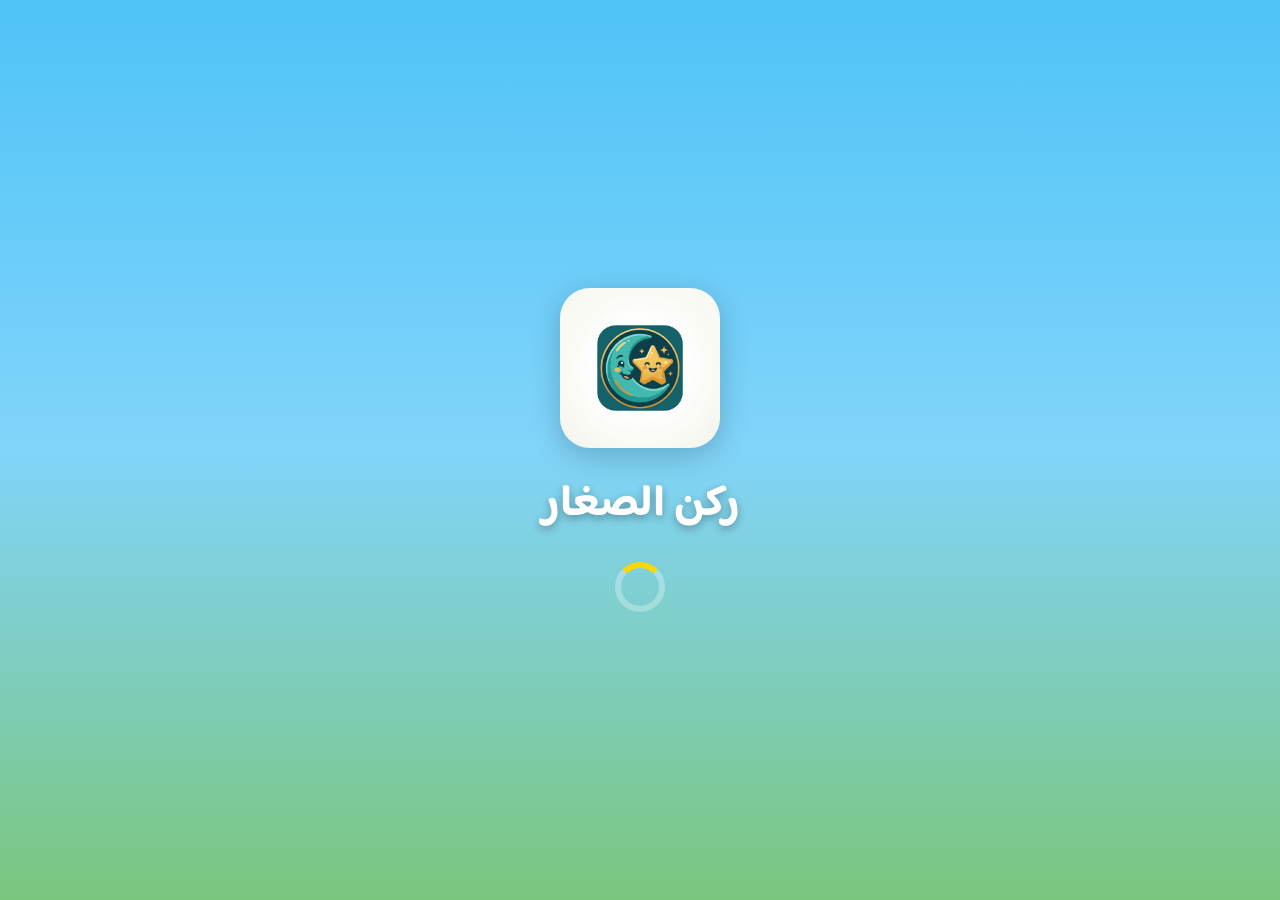
<file: index.html>
<!DOCTYPE html>
<html lang="ar" dir="rtl">
<head>
    <meta charset="utf-8">
    <meta name="viewport" content="width=device-width, initial-scale=1, viewport-fit=cover">
    <title>ركن الصغار – العب وتعلّم</title>
    <link rel="manifest" href="manifest.json">
    <meta name="theme-color" content="#0F6B6B">
    <link rel="apple-touch-icon" href="icon_192.png">
    <meta name="apple-mobile-web-app-capable" content="yes">
    <meta name="apple-mobile-web-app-status-bar-style" content="black-translucent">
    <meta name="description" content="تطبيق تعليمي وتفاعلي للأطفال المسلمين – أدعية، قصص أنبياء، أخلاق، وأناشيد">
    <link href="https://fonts.googleapis.com/css2?family=Baloo+Bhaijaan+2:wght@500;700&display=swap" rel="stylesheet">
    <link rel="stylesheet" href="styles.css">
</head>
<body>
    <div id="splash" class="splash">
        <img src="icon_512.png" alt="Logo" class="splash-logo">
        <h1 class="splash-title">ركن الصغار</h1>
        <div class="loader"></div>
    </div>
    <div id="profiles-screen" style="display:none;" class="box p-container">
        
    </div>
    <main id="app" style="display:none;">
        
    </main>
    <img id="mascot" src="mascot.png" class="mascot" style="display:none;" alt="Mascot">
    <script src="app.js"></script>
</body>
</html>
</file>
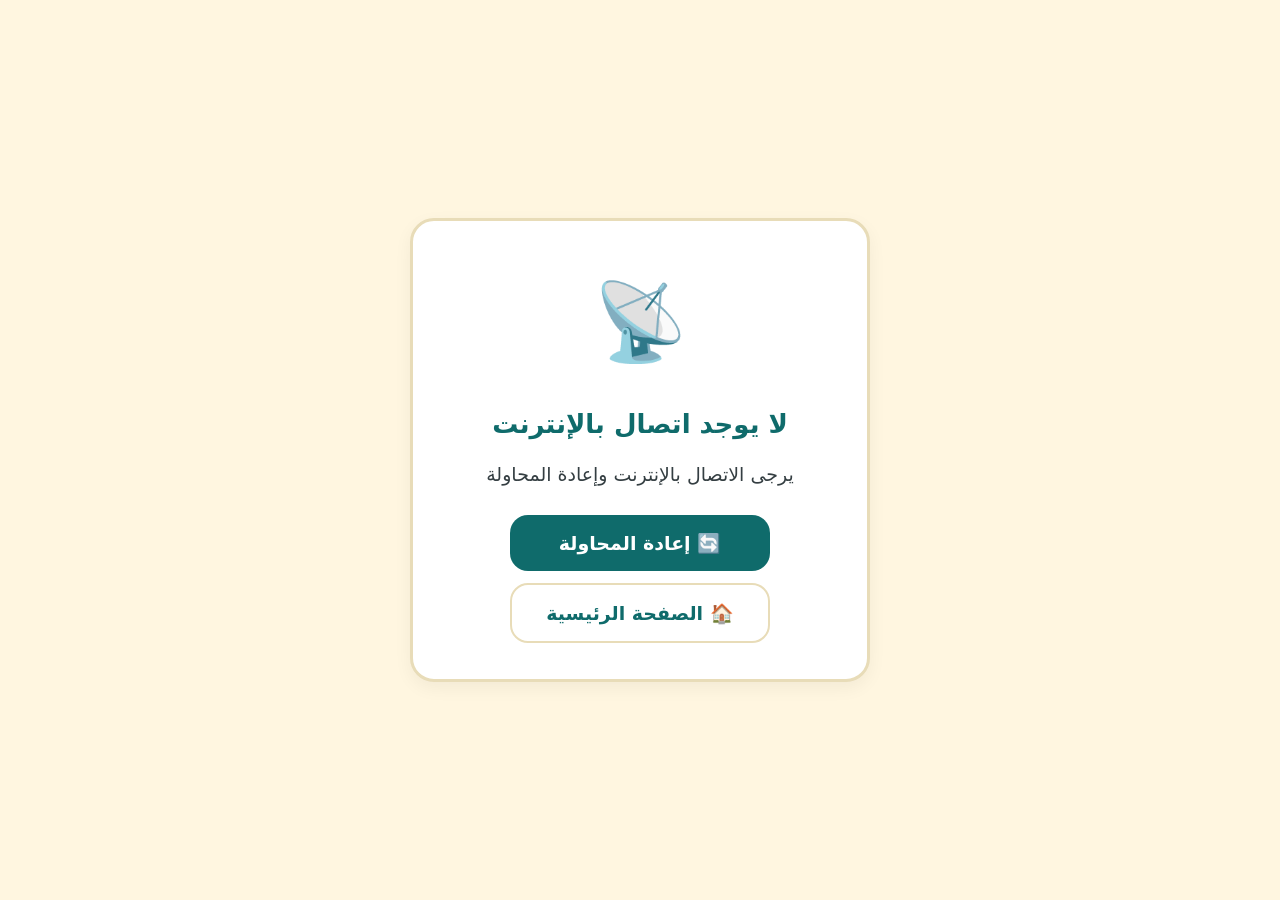
<file: offline.html>
<!DOCTYPE html>
<html lang="ar" dir="rtl">
<head>
    <meta charset="utf-8">
    <meta name="viewport" content="width=device-width, initial-scale=1, viewport-fit=cover">
    <title>لا يوجد اتصال بالإنترنت – ركن الصغار</title>
    <link rel="manifest" href="manifest.json">
    <meta name="theme-color" content="#1565C0">
    <link rel="apple-touch-icon" href="icon_192.png">
    <style>
        :root {
            --bg: #FFF6E0;
            --card: #ffffff;
            --ink: #1F2A2E;
            --teal: #0F6B6B;
            --gold: #F2B233;
            --coral: #E86A5A;
            --ok: #2E9E5B;
            --line: #E8DCB8;
            box-sizing: border-box;
            padding-top: env(safe-area-inset-top, 0px);
            padding-bottom: env(safe-area-inset-bottom, 0px);
        }
        @media (prefers-color-scheme: dark) {
            :root:not([data-theme="light"]) {
                --bg: #10262A;
                --card: #193A3F;
                --ink: #FFF3D6;
                --teal: #5CC7C0;
                --line: #2B5A5F;
            }
        }
        :root[data-theme="dark"] {
            --bg: #10262A;
            --card: #193A3F;
            --ink: #FFF3D6;
            --teal: #5CC7C0;
            --line: #2B5A5F;
        }
        * {
            box-sizing: border-box;
        }
        body {
            margin: 0;
            padding: 16px;
            background: var(--bg);
            color: var(--ink);
            font-family: "Baloo Bhaijaan 2", Tahoma, "Segoe UI", system-ui, sans-serif;
            font-size: 20px;
            line-height: 1.7;
            display: flex;
            min-height: 100vh;
            align-items: center;
            justify-content: center;
            text-align: center;
        }
        .offline-card {
            background: var(--card);
            border: 3px solid var(--line);
            border-radius: 24px;
            padding: 36px 24px;
            max-width: 460px;
            width: 100%;
            box-shadow: 0 6px 18px rgba(0, 0, 0, 0.05);
        }
        .offline-emoji {
            font-size: 76px;
            display: inline-block;
            margin-bottom: 16px;
            animation: pulse 2s ease-in-out infinite;
        }
        h1 {
            font-size: 26px;
            color: var(--teal);
            margin: 0 0 12px 0;
        }
        p {
            margin: 0 0 24px 0;
            font-size: 19px;
            opacity: 0.9;
        }
        .actions {
            display: flex;
            flex-direction: column;
            gap: 12px;
            align-items: center;
        }
        button, .btn {
            font: inherit;
            cursor: pointer;
            border: 0;
            border-radius: 18px;
            padding: 12px 28px;
            font-weight: 700;
            font-size: 19px;
            text-decoration: none;
            display: inline-block;
            transition: transform 0.1s, opacity 0.2s;
            width: 100%;
            max-width: 260px;
        }
        button:active, .btn:active {
            transform: scale(0.96);
        }
        button:focus-visible, .btn:focus-visible {
            outline: 4px solid var(--gold);
            outline-offset: 2px;
        }
        .btn-retry {
            background: var(--teal);
            color: #ffffff;
        }
        .btn-home {
            background: transparent;
            color: var(--teal);
            border: 2px solid var(--line);
        }
        @keyframes pulse {
            0%, 100% { transform: scale(1); }
            50% { transform: scale(1.1); }
        }
    </style>
    <script>
        try {
            const theme = localStorage.getItem("rukn_theme");
            if (theme) document.documentElement.setAttribute("data-theme", theme);
        } catch(e) {}

        window.addEventListener('online', () => {
            window.location.reload();
        });
    </script>
</head>
<body>
    <div class="offline-card">
        <span class="offline-emoji" role="img" aria-label="لا يوجد اتصال">📡</span>
        <h1>لا يوجد اتصال بالإنترنت</h1>
        <p>يرجى الاتصال بالإنترنت وإعادة المحاولة</p>
        <div class="actions">
            <button class="btn-retry" onclick="window.location.reload()">🔄 إعادة المحاولة</button>
            <a href="index.html" class="btn btn-home">🏠 الصفحة الرئيسية</a>
        </div>
    </div>
</body>
</html>
</file>
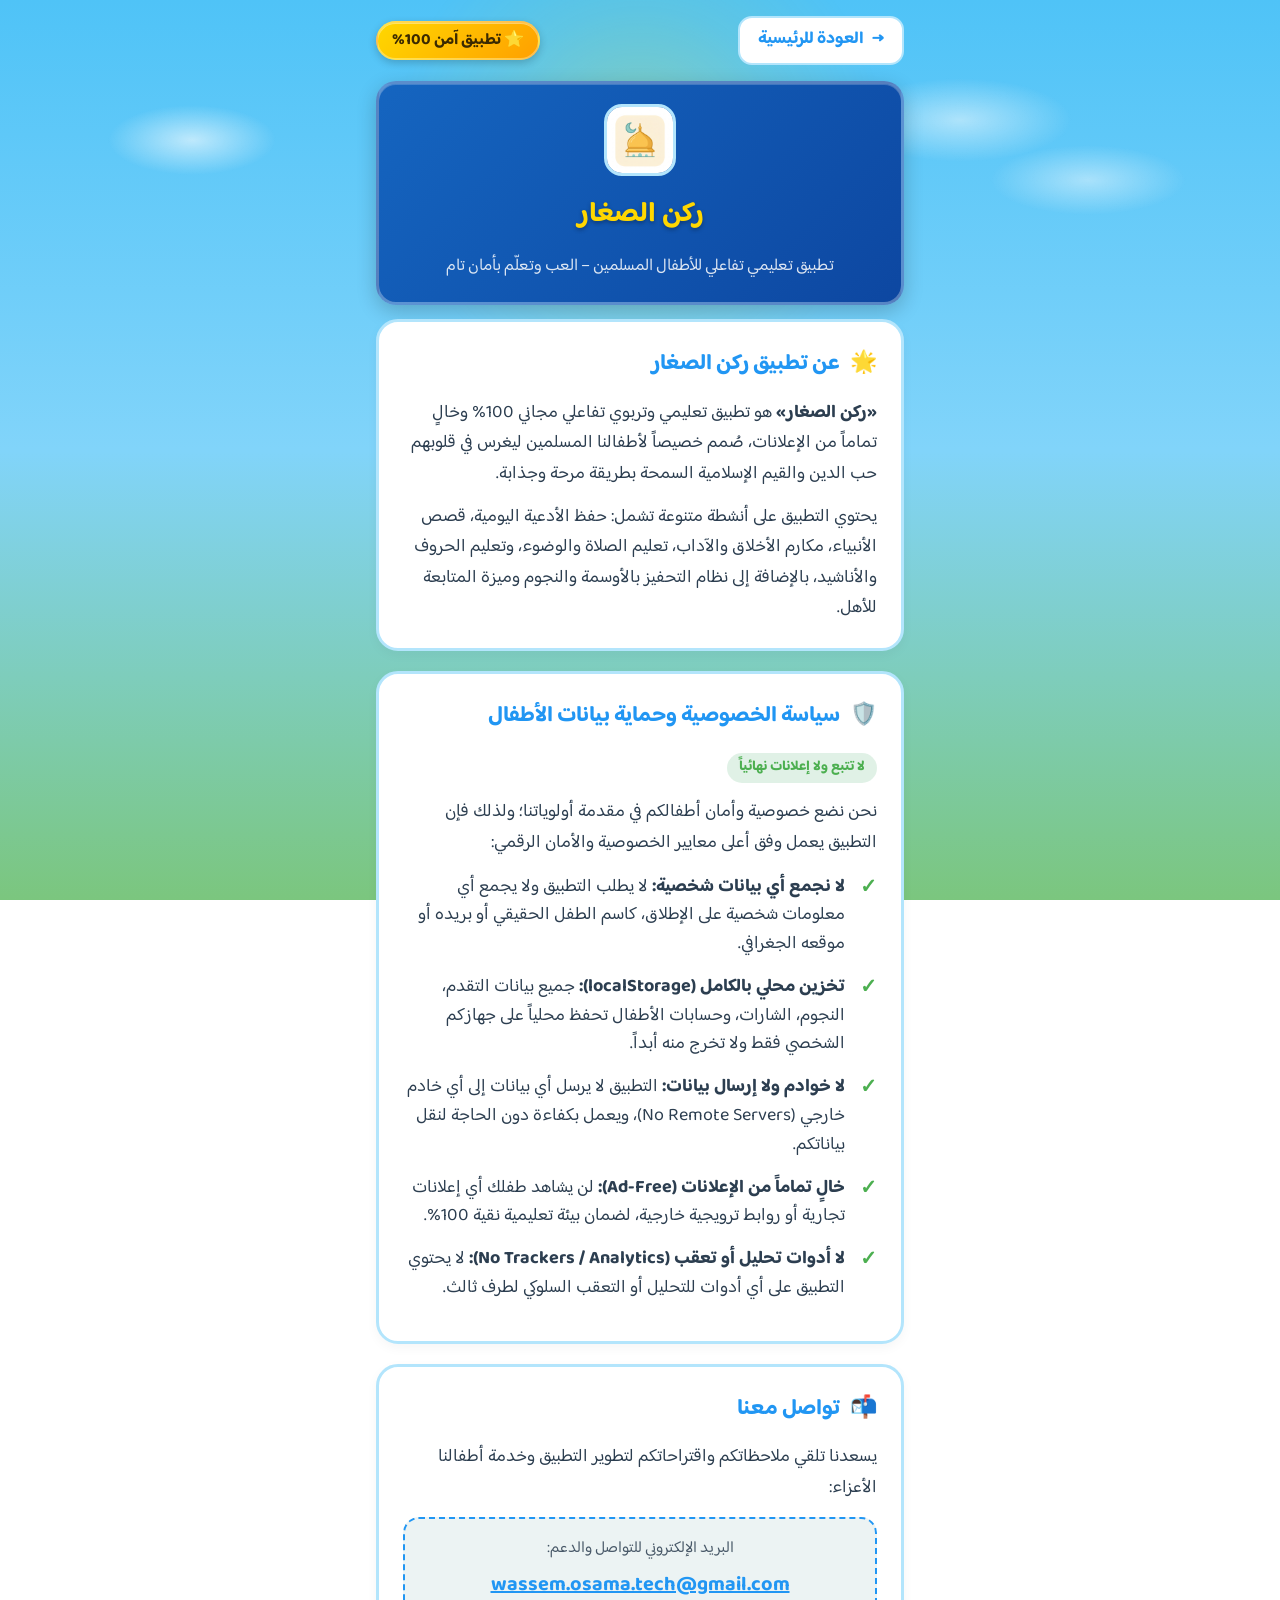
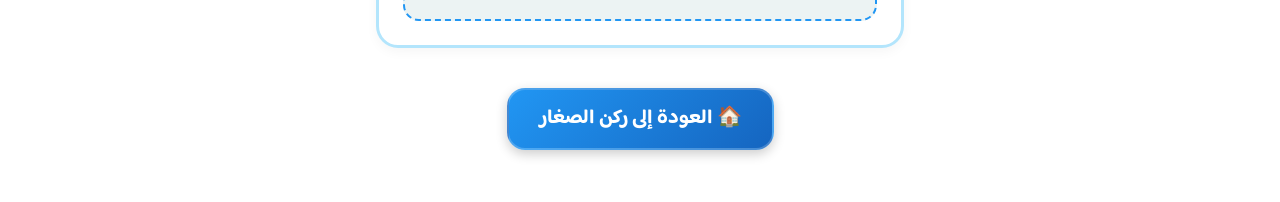
<file: privacy.html>
<!DOCTYPE html>
<html lang="ar" dir="rtl">
<head>
    <meta charset="utf-8">
    <meta name="viewport" content="width=device-width, initial-scale=1, viewport-fit=cover">
    <title>ركن الصغار – سياسة الخصوصية ونبذة عن التطبيق</title>
    <link rel="manifest" href="manifest.json">
    <meta name="theme-color" content="#0F6B6B">
    <link rel="apple-touch-icon" href="icon_192.png">
    <link href="https://fonts.googleapis.com/css2?family=Baloo+Bhaijaan+2:wght@500;700&display=swap" rel="stylesheet">
    <link rel="stylesheet" href="styles.css">
    <style>
        .privacy-card {
            background: var(--card);
            border: 3px solid var(--line);
            border-radius: 22px;
            padding: 24px;
            margin-bottom: 20px;
            box-shadow: 0 4px 12px rgba(0, 0, 0, 0.04);
        }
        .privacy-card h2 {
            color: var(--teal);
            font-size: 22px;
            margin-top: 0;
            margin-bottom: 14px;
            display: flex;
            align-items: center;
            gap: 10px;
        }
        .badge-pill {
            display: inline-block;
            background: rgba(46, 158, 91, 0.15);
            color: var(--ok);
            padding: 3px 12px;
            border-radius: 999px;
            font-size: 14px;
            font-weight: bold;
        }
        .feature-list {
            list-style: none;
            padding: 0;
            margin: 0;
        }
        .feature-list li {
            position: relative;
            padding-right: 32px;
            margin-bottom: 14px;
            font-size: 18px;
            line-height: 1.6;
        }
        .feature-list li::before {
            content: "✓";
            position: absolute;
            right: 0;
            top: 0;
            color: var(--ok);
            font-weight: bold;
            font-size: 20px;
        }
        .contact-box {
            background: rgba(15, 107, 107, 0.08);
            border: 2px dashed var(--teal);
            border-radius: 16px;
            padding: 16px;
            text-align: center;
            margin-top: 14px;
        }
        .contact-link {
            color: var(--teal);
            font-weight: bold;
            direction: ltr;
            display: inline-block;
            text-decoration: underline;
        }
        .back-nav {
            display: flex;
            align-items: center;
            justify-content: space-between;
            margin-bottom: 16px;
        }
        .btn-home-back {
            display: inline-flex;
            align-items: center;
            gap: 8px;
            background: var(--card);
            border: 2px solid var(--line);
            color: var(--teal);
            font-size: 17px;
            font-weight: bold;
            padding: 8px 18px;
            border-radius: 14px;
            text-decoration: none;
            transition: transform 0.1s, background-color 0.2s;
        }
        .btn-home-back:active {
            transform: scale(0.96);
        }
    </style>
    <script>
        try {
            const theme = localStorage.getItem("rukn_theme");
            if (theme) document.documentElement.setAttribute("data-theme", theme);
        } catch(e) {}
    </script>
</head>
<body>
    <div class="p-container">
        
        <div class="back-nav">
            <a href="index.html" class="btn-home-back">
                <span>→</span>
                <span>العودة للرئيسية</span>
            </a>
            <span class="stars">⭐ تطبيق آمن 100%</span>
        </div>

        
        <header style="flex-direction: column; text-align: center; padding: 20px 14px;">
            <img src="icon_192.png" alt="شعار ركن الصغار" style="width: 72px; height: 72px; border-radius: 18px; border: 3px solid var(--line); margin-bottom: 8px;">
            <h1 style="font-size: 28px; margin: 0 0 6px 0;">ركن الصغار</h1>
            <p style="margin: 0; font-size: 17px; opacity: 0.85; max-width: 440px;">
                تطبيق تعليمي تفاعلي للأطفال المسلمين – العب وتعلّم بأمان تام
            </p>
        </header>

        
        <section class="privacy-card">
            <h2>
                <span>🌟</span>
                <span>عن تطبيق ركن الصغار</span>
            </h2>
            <p style="font-size: 18px; margin: 0 0 12px 0;">
                <strong>«ركن الصغار»</strong> هو تطبيق تعليمي وتربوي تفاعلي مجاني 100% وخالٍ تماماً من الإعلانات، صُمم خصيصاً لأطفالنا المسلمين ليغرس في قلوبهم حب الدين والقيم الإسلامية السمحة بطريقة مرحة وجذابة.
            </p>
            <p style="font-size: 18px; margin: 0;">
                يحتوي التطبيق على أنشطة متنوعة تشمل: حفظ الأدعية اليومية، قصص الأنبياء، مكارم الأخلاق والآداب، تعليم الصلاة والوضوء، وتعليم الحروف والأناشيد، بالإضافة إلى نظام التحفيز بالأوسمة والنجوم وميزة المتابعة للأهل.
            </p>
        </section>

        
        <section class="privacy-card">
            <h2>
                <span>🛡️</span>
                <span>سياسة الخصوصية وحماية بيانات الأطفال</span>
            </h2>
            <div style="margin-bottom: 14px;">
                <span class="badge-pill">لا تتبع ولا إعلانات نهائياً</span>
            </div>
            <p style="font-size: 18px; margin-top: 0; margin-bottom: 14px;">
                نحن نضع خصوصية وأمان أطفالكم في مقدمة أولوياتنا؛ ولذلك فإن التطبيق يعمل وفق أعلى معايير الخصوصية والأمان الرقمي:
            </p>

            <ul class="feature-list">
                <li>
                    <strong>لا نجمع أي بيانات شخصية:</strong> لا يطلب التطبيق ولا يجمع أي معلومات شخصية على الإطلاق، كاسم الطفل الحقيقي أو بريده أو موقعه الجغرافي.
                </li>
                <li>
                    <strong>تخزين محلي بالكامل (localStorage):</strong> جميع بيانات التقدم، النجوم، الشارات، وحسابات الأطفال تحفظ محلياً على جهازكم الشخصي فقط ولا تخرج منه أبداً.
                </li>
                <li>
                    <strong>لا خوادم ولا إرسال بيانات:</strong> التطبيق لا يرسل أي بيانات إلى أي خادم خارجي (No Remote Servers)، ويعمل بكفاءة دون الحاجة لنقل بياناتكم.
                </li>
                <li>
                    <strong>خالٍ تماماً من الإعلانات (Ad-Free):</strong> لن يشاهد طفلك أي إعلانات تجارية أو روابط ترويجية خارجية، لضمان بيئة تعليمية نقية 100%.
                </li>
                <li>
                    <strong>لا أدوات تحليل أو تعقب (No Trackers / Analytics):</strong> لا يحتوي التطبيق على أي أدوات للتحليل أو التعقب السلوكي لطرف ثالث.
                </li>
            </ul>
        </section>

        
        <section class="privacy-card">
            <h2>
                <span>📬</span>
                <span>تواصل معنا</span>
            </h2>
            <p style="font-size: 18px; margin: 0 0 10px 0;">
                يسعدنا تلقي ملاحظاتكم واقتراحاتكم لتطوير التطبيق وخدمة أطفالنا الأعزاء:
            </p>
            <div class="contact-box">
                <span style="display:block; font-size:16px; margin-bottom:6px; opacity:0.85;">البريد الإلكتروني للتواصل والدعم:</span>
                <a href="mailto:wassem.osama.tech@gmail.com" class="contact-link">wassem.osama.tech@gmail.com</a>
            </div>
        </section>

        
        <div style="text-align: center; margin: 24px 0 36px 0;">
            <a href="index.html" class="go" style="display: inline-block; text-decoration: none; border-radius: 18px; font-size: 20px;">
                🏠 العودة إلى ركن الصغار
            </a>
        </div>
    </div>
</body>
</html>
</file>
<file: styles.css>
:root{--bg:#87CEEB;--card:#fff;--ink:#2c3e50;--teal:#2196F3;--gold:#FFD700;--coral:#FF6B6B;--ok:#4CAF50;--line:#B3E5FC;--grass:#7BC67E;--sky-top:#4FC3F7;--sky-bottom:#81D4FA;
box-sizing:border-box;padding-top:env(safe-area-inset-top,0px);padding-bottom:env(safe-area-inset-bottom,0px)}
@media (prefers-color-scheme:dark){:root:not([data-theme="light"]){--bg:#1a2a3a;--card:#243447;--ink:#E8F4FD;--teal:#64B5F6;--line:#37536a;--sky-top:#0d1b2a;--sky-bottom:#1b2d3e;--grass:#1a3a2a}}
:root[data-theme="dark"]{--bg:#1a2a3a;--card:#243447;--ink:#E8F4FD;--teal:#64B5F6;--line:#37536a;--sky-top:#0d1b2a;--sky-bottom:#1b2d3e;--grass:#1a3a2a}
:root[data-theme="dark"] .tile, :root[data-theme="dark"] .box { background:var(--card); color:var(--ink); border-color:var(--line); }
:root[data-theme="dark"] .tile small { color:rgba(232,244,253,0.6); }
:root[data-theme="dark"] .opt { background:var(--card); color:var(--ink); border-color:var(--line); }
:root[data-theme="dark"] .profile-card { background:var(--card); color:var(--ink); border-color:var(--line); }
:root[data-theme="dark"] .parents-btn:not(header .parents-btn) { color:var(--ink); background:rgba(255,255,255,0.08); border-color:var(--line); }
:root[data-theme="dark"] .mascot-bubble { background:var(--card); color:var(--ink); }
:root[data-theme="dark"] .leader-row { background:var(--card); color:var(--ink); }
:root[data-theme="dark"] .stats-table { color:var(--ink); }
:root[data-theme="dark"] .stats-table th { color:#64B5F6; }
:root[data-theme="dark"] .stats-table th, :root[data-theme="dark"] .stats-table td { border-color:var(--line); }
:root[data-theme="dark"] .msg { color:#66BB6A; }
:root[data-theme="dark"] .about-link { background:rgba(255,255,255,0.1); color:#64B5F6; }
:root[data-theme="dark"] .setting-input { background:var(--card); color:var(--ink); }
@media (prefers-color-scheme:dark){:root:not([data-theme="light"]) .tile,:root:not([data-theme="light"]) .box{background:var(--card);color:var(--ink);border-color:var(--line)}}
@media (prefers-color-scheme:dark){:root:not([data-theme="light"]) .tile small{color:rgba(232,244,253,0.6)}}
@media (prefers-color-scheme:dark){:root:not([data-theme="light"]) .opt{background:var(--card);color:var(--ink);border-color:var(--line)}}
@media (prefers-color-scheme:dark){:root:not([data-theme="light"]) .profile-card{background:var(--card);color:var(--ink)}}
@media (prefers-color-scheme:dark){:root:not([data-theme="light"]) .parents-btn:not(header .parents-btn){color:var(--ink)}}
*{box-sizing:border-box}
html{scroll-padding-top:env(safe-area-inset-top,0px)}
body{
    margin:0;
    color:var(--ink);
    font-family:"Baloo Bhaijaan 2",Tahoma,"Segoe UI",sans-serif;
    font-size:20px;
    line-height:1.7;
    overflow-x:hidden;
    background: linear-gradient(180deg, var(--sky-top) 0%, var(--sky-bottom) 50%, var(--grass) 100%);
    background-attachment: fixed;
    min-height:100vh;
    position: relative;
}
body::before {
    content:'';
    position:fixed;
    top:60px;
    left:0;
    width:100%;
    height:200px;
    background:
        radial-gradient(ellipse 120px 50px at 15% 40%, rgba(255,255,255,0.6) 0%, transparent 70%),
        radial-gradient(ellipse 160px 60px at 75% 30%, rgba(255,255,255,0.5) 0%, transparent 70%),
        radial-gradient(ellipse 100px 40px at 45% 70%, rgba(255,255,255,0.4) 0%, transparent 70%),
        radial-gradient(ellipse 140px 50px at 85% 60%, rgba(255,255,255,0.45) 0%, transparent 70%);
    pointer-events:none;
    z-index:0;
    animation: cloudDrift 30s linear infinite;
}
@keyframes cloudDrift {
    0% { transform:translateX(0); }
    50% { transform:translateX(20px); }
    100% { transform:translateX(0); }
}
body::after {
    content:'';
    position:fixed;
    top:-100px;
    left:50%;
    transform:translateX(-50%);
    width:500px;
    height:500px;
    background: radial-gradient(circle at center, rgba(255,223,0,0.25) 0%, rgba(255,223,0,0.08) 40%, transparent 70%);
    pointer-events:none;
    z-index:0;
    border-radius:50%;
}
main, .p-container{max-width:560px;margin:0 auto;padding:16px;position:relative;z-index:2;}
header{
    display:flex;justify-content:space-between;align-items:center;gap:8px;flex-wrap:wrap;
    background: linear-gradient(135deg, #1565C0, #0D47A1);
    padding:12px 16px;
    border-radius:20px;
    border:3px solid rgba(255,255,255,0.3);
    margin-bottom:14px;
    box-shadow: 0 6px 20px rgba(0,0,0,0.2), inset 0 1px 0 rgba(255,255,255,0.2);
    color:#fff;
}
h1{font-size:22px;margin:0;color:#FFD700;text-shadow:0 2px 4px rgba(0,0,0,0.3);}
.stars{
    background: linear-gradient(135deg, #FFD700, #FFA000);
    color:#3b2a00;
    border-radius:999px;
    padding:4px 14px;
    font-weight:700;
    font-size:16px;
    box-shadow: 0 3px 8px rgba(0,0,0,0.2), inset 0 1px 0 rgba(255,255,255,0.4);
    border:2px solid rgba(255,255,255,0.3);
}
button{font:inherit;cursor:pointer;border:0;border-radius:18px;color:inherit;transition:transform 0.15s, box-shadow 0.15s;}
button:active{transform:scale(0.93) !important;filter:brightness(0.95);}
button:focus-visible{outline:4px solid var(--gold);outline-offset:2px}
.menu{display:grid;grid-template-columns:1fr 1fr;gap:16px;margin-top:16px}
.tile{
    background: linear-gradient(180deg, #fff 0%, #f0f8ff 100%);
    border:3px solid #B3E5FC;
    padding:18px 10px;
    text-align:center;
    min-height:160px;
    z-index:2;
    position:relative;
    border-radius:24px;
    box-shadow: 0 6px 16px rgba(0,0,0,0.12), 0 2px 4px rgba(0,0,0,0.08);
    transition: transform 0.2s, box-shadow 0.2s;
    overflow:hidden;
    color:#2c3e50;
}
.tile::before {
    content:'';
    position:absolute;
    top:0;left:0;right:0;
    height:6px;
    background: linear-gradient(90deg, var(--gold), var(--coral), var(--teal));
    border-radius:24px 24px 0 0;
}
.tile:hover {
    transform:translateY(-4px);
    box-shadow: 0 10px 25px rgba(0,0,0,0.18);
}
.tile .e{
    font-size:56px;
    display:block;
    filter:drop-shadow(0 3px 6px rgba(0,0,0,0.15));
    animation: tileFloat 3s ease-in-out infinite;
}
@keyframes tileFloat {
    0%,100% { transform:translateY(0); }
    50% { transform:translateY(-5px); }
}
.tile small{display:block;font-size:14px;opacity:.65;margin-top:2px;color:#546e7a;}
.bar{height:10px;background:rgba(0,0,0,0.08);border-radius:9px;margin-top:8px;overflow:hidden}
.bar i{display:block;height:100%;background:linear-gradient(90deg,var(--ok),#66BB6A);border-radius:9px;transition:width 0.5s ease;}
.box{
    background:rgba(255,255,255,0.95);
    border:3px solid rgba(179,229,252,0.6);
    border-radius:24px;
    padding:20px;
    margin-top:14px;
    text-align:center;
    position:relative;
    z-index:2;
    box-shadow: 0 6px 20px rgba(0,0,0,0.1);
    backdrop-filter: blur(8px);
    color:#2c3e50;
}
.big{font-size:72px;line-height:1.2;filter:drop-shadow(0 3px 8px rgba(0,0,0,0.15));}
.row{display:flex;flex-wrap:wrap;gap:10px;justify-content:center;margin-top:12px;min-height:56px}
.w{
    background: linear-gradient(135deg, var(--teal), #1976D2);
    color:#fff;
    padding:8px 18px;
    font-size:calc(22px * var(--font-scale, 1));
    font-weight:700;
    border-radius:14px;
    box-shadow: 0 4px 10px rgba(0,0,0,0.15);
    border:2px solid rgba(255,255,255,0.2);
}
:root[data-theme="dark"] .w{color:#fff}
.ans{background:rgba(255,215,0,0.15);border:3px dashed var(--gold);border-radius:18px;padding:10px}
.opt{
    display:block;width:100%;
    background:linear-gradient(180deg,#fff,#f5f5f5);
    border:3px solid #e0e0e0;
    padding:12px 16px;
    margin-top:10px;
    font-size:calc(21px * var(--font-scale, 1));
    border-radius:16px;
    box-shadow: 0 3px 8px rgba(0,0,0,0.06);
    transition: all 0.2s;
    color:#2c3e50;
}
.opt:hover { border-color:var(--teal); transform:translateY(-2px); }
.opt.good{
    background:linear-gradient(135deg,var(--ok),#66BB6A);
    color:#fff;border-color:var(--ok);
    box-shadow: 0 4px 12px rgba(76,175,80,0.4);
}
.opt.bad{
    background:linear-gradient(135deg,var(--coral),#EF5350);
    color:#fff;border-color:var(--coral);
    box-shadow: 0 4px 12px rgba(255,107,107,0.4);
}
.go{
    background:linear-gradient(135deg,var(--teal),#1565C0);
    color:#fff;
    padding:12px 30px;
    margin-top:16px;
    font-weight:700;
    border-radius:16px;
    box-shadow: 0 4px 12px rgba(0,0,0,0.2);
    border:2px solid rgba(255,255,255,0.2);
    font-size:18px;
}
.back{background:none;font-size:18px;color:#fff;font-weight:700;padding:4px 8px;text-shadow:0 1px 3px rgba(0,0,0,0.2);}
.msg{min-height:34px;font-weight:700;color:#2E7D32;margin-top:8px;font-size:18px;}
.parents-btn{
    background:rgba(0,0,0,0.06);
    border:2px solid #ccc;
    font-size:14px;
    padding:4px 12px;
    border-radius:10px;
    color:#2c3e50;
    font-weight:600;
}
header .parents-btn{
    background:rgba(255,255,255,0.15);
    border-color:rgba(255,255,255,0.3);
    color:#fff;
}
.stats-table{width:100%;border-collapse:collapse;margin-top:16px;font-size:16px;text-align:right;color:#2c3e50;}
.stats-table th, .stats-table td{border:1px solid #ccc;padding:8px;}
.stats-table th{background:rgba(33,150,243,0.1);color:#1565C0;font-weight:700;}
.splash {
    position:fixed;top:0;left:0;width:100%;height:100%;
    background:linear-gradient(180deg, #4FC3F7 0%, #81D4FA 50%, #7BC67E 100%);
    display:flex;flex-direction:column;justify-content:center;align-items:center;z-index:9999;transition:opacity 0.5s;
}
.splash-logo { width:160px; height:160px; border-radius:30px; animation:bounce 2s infinite; box-shadow: 0 8px 30px rgba(0,0,0,0.2); }
.splash-title { color:#fff; font-size:44px; margin-top:20px; text-shadow: 0 3px 8px rgba(0,0,0,0.3); }
.loader { border:6px solid rgba(255,255,255,0.3); border-top:6px solid var(--gold); border-radius:50%; width:50px; height:50px; animation:spin 1s linear infinite; margin-top:20px; }
.profile-card {
    background:rgba(255,255,255,0.9);
    border:3px solid var(--line);
    border-radius:20px;
    padding:14px;
    margin:10px 0;
    display:flex;align-items:center;gap:16px;cursor:pointer;
    box-shadow: 0 4px 12px rgba(0,0,0,0.08);
    transition: transform 0.2s, box-shadow 0.2s;
    color:#2c3e50;
}
.profile-card:hover { border-color:var(--teal); transform:translateY(-3px); box-shadow: 0 8px 20px rgba(0,0,0,0.12); }
.profile-avatar { font-size:44px; filter:drop-shadow(0 2px 4px rgba(0,0,0,0.15)); }
.profile-title { flex-grow:1; text-align:right; font-size:22px; font-weight:bold; }
.add-profile { width:100%; padding:12px; border:3px dashed var(--teal); background:rgba(255,255,255,0.5); color:var(--teal); border-radius:18px; margin-top:10px; font-weight:bold; }
.profile-input { width:100%; padding:10px; font-size:20px; font-family:inherit; border:3px solid var(--line); border-radius:14px; text-align:center; margin-bottom:10px; background:rgba(255,255,255,0.9); }
.header-stats { display:flex; gap:10px; align-items:center; flex-wrap:wrap; }
.streak { background:linear-gradient(135deg,var(--coral),#EF5350); color:#fff; border-radius:999px; padding:3px 14px; font-weight:bold; font-size:14px; box-shadow:0 3px 8px rgba(0,0,0,0.15); }
.badges-container { display:flex; gap:8px; margin-top:12px; justify-content:center; align-items:center; background:rgba(255,255,255,0.92); padding:10px 16px; border-radius:18px; border:2px solid var(--line); box-shadow:0 3px 10px rgba(0,0,0,0.06); color:#2c3e50; font-weight:bold; font-size:16px; }
.badge { opacity:0.3; filter:grayscale(100%); transition:0.3s; font-size:24px; }
.badge.earned { opacity:1; filter:grayscale(0%); transform:scale(1.1); }
.mascot { position:fixed; bottom:-10px; left:-10px; width:120px; height:auto; z-index:1; animation:float 4s ease-in-out infinite; pointer-events:none; }
@keyframes float { 0%, 100% { transform:translateY(0); } 50% { transform:translateY(-15px); } }
@keyframes bounce { 0%, 100% { transform:translateY(0); } 50% { transform:translateY(-20px); } }
@keyframes spin { 0% { transform:rotate(0deg); } 100% { transform:rotate(360deg); } }
@keyframes pop { 0% { transform:scale(1); } 50% { transform:scale(1.2); } 100% { transform:scale(1); } }
.pop-anim { animation:pop 0.4s ease-out; }
@keyframes sh{25%{transform:translateX(-8px)}75%{transform:translateX(8px)}}
.shake{animation:sh .3s}
@media (prefers-reduced-motion:reduce){.shake{animation:none}}
.lock-screen { position:fixed; top:0; left:0; width:100%; height:100%; background:rgba(13, 71, 161, 0.95); color:#fff; display:flex; flex-direction:column; justify-content:center; align-items:center; z-index:10000; text-align:center; padding:20px; }
.lock-icon { font-size:80px; margin-bottom:20px; animation:bounce 2s infinite; }
.setting-input { padding:8px; font-size:16px; width:80px; text-align:center; border-radius:12px; border:2px solid var(--line); margin-right:10px; background:rgba(255,255,255,0.9); color:var(--ink); font-family:inherit;}
.confetti-container { position:fixed; top:0; left:0; width:100%; height:100%; pointer-events:none; z-index:9998; overflow:hidden; }
.confetti { position:absolute; width:10px; height:10px; border-radius:2px; animation:confetti-fall 3s ease-in forwards; }
@keyframes confetti-fall { 0% { transform:translateY(-10px) rotate(0deg); opacity:1; } 100% { transform:translateY(100vh) rotate(720deg); opacity:0; } }
.timer-bar { height:8px; background:rgba(0,0,0,0.08); border-radius:9px; margin-top:8px; overflow:hidden; }
.timer-bar i { display:block; height:100%; background:linear-gradient(90deg,var(--gold),#FFA000); transition:width 0.1s linear; border-radius:9px; }
.timer-text { font-size:18px; color:var(--coral); font-weight:bold; margin-top:4px; }
.challenge-badge { background:linear-gradient(135deg,var(--gold),#FFA000); color:#3b2a00; padding:4px 14px; border-radius:999px; font-size:14px; font-weight:bold; display:inline-block; margin-bottom:8px; box-shadow:0 3px 8px rgba(0,0,0,0.15); }
.theme-btn { background:rgba(255,255,255,0.15); border:2px solid rgba(255,255,255,0.3); font-size:16px; padding:4px 10px; border-radius:8px; cursor:pointer; }
.leaderboard { text-align:right; margin-top:12px; }
.leader-row { display:flex; align-items:center; gap:10px; padding:10px 14px; border-radius:16px; margin:6px 0; background:rgba(255,255,255,0.9); border:2px solid var(--line); box-shadow:0 3px 8px rgba(0,0,0,0.06); }
.leader-row.gold { border-color:var(--gold); background:rgba(255,215,0,0.15); box-shadow:0 4px 12px rgba(255,215,0,0.2); }
.leader-rank { font-size:28px; min-width:30px; text-align:center; }
.leader-name { flex-grow:1; font-weight:bold; }
.leader-stars { color:#FFA000; font-weight:bold; font-size:18px; }
.about-link { display:block; text-align:center; margin-top:12px; color:#1565C0; font-size:14px; text-decoration:none; opacity:0.9; font-weight:600; background:rgba(255,255,255,0.6);padding:6px 16px;border-radius:12px;max-width:280px;margin-left:auto;margin-right:auto; }
.about-link:hover { opacity:1; background:rgba(255,255,255,0.9); }
.avatar-locked { opacity:0.3; filter:grayscale(100%); position:relative; }
.avatar-lock { font-size:12px; position:absolute; bottom:-2px; right:-2px; }
@keyframes fadeInSlide {
    0% { opacity:0; transform:translateY(16px) scale(0.97); }
    100% { opacity:1; transform:translateY(0) scale(1); }
}
.page-enter { animation: fadeInSlide 0.35s ease-out forwards; }
.floating-star {
    position: fixed; z-index: 9999; font-size: 36px; pointer-events: none;
    animation: floatUp 1.2s cubic-bezier(0.25, 1, 0.5, 1) forwards;
}
@keyframes floatUp {
    0% { opacity:1; transform:translateY(0) scale(1) rotate(0deg); }
    100% { opacity:0; transform:translateY(-100px) scale(1.8) rotate(180deg); }
}
.mascot-bubble {
    position: fixed; bottom: 110px; left: 20px;
    background: linear-gradient(135deg, #fff, #f5f5f5);
    border: 3px solid var(--teal);
    color: #333; padding: 10px 18px;
    border-radius: 20px 20px 20px 4px;
    font-weight: bold; font-size: 16px;
    box-shadow: 0 6px 20px rgba(0,0,0,0.15);
    z-index: 100;
    animation: bubblePop 0.4s cubic-bezier(0.175, 0.885, 0.32, 1.275) forwards;
}
@keyframes bubblePop {
    0% { transform:scale(0); opacity:0; }
    100% { transform:scale(1); opacity:1; }
}
.menu::before {
    content:'⭐';
    position:absolute;
    top:-30px;
    left:20%;
    font-size:24px;
    animation: starTwinkle 2s ease-in-out infinite;
    pointer-events:none;
}
.menu::after {
    content:'⭐';
    position:absolute;
    top:-20px;
    right:15%;
    font-size:18px;
    animation: starTwinkle 2.5s ease-in-out infinite 0.5s;
    pointer-events:none;
}
@keyframes starTwinkle {
    0%,100% { opacity:0.4; transform:scale(0.8); }
    50% { opacity:1; transform:scale(1.2); }
}
</file>
